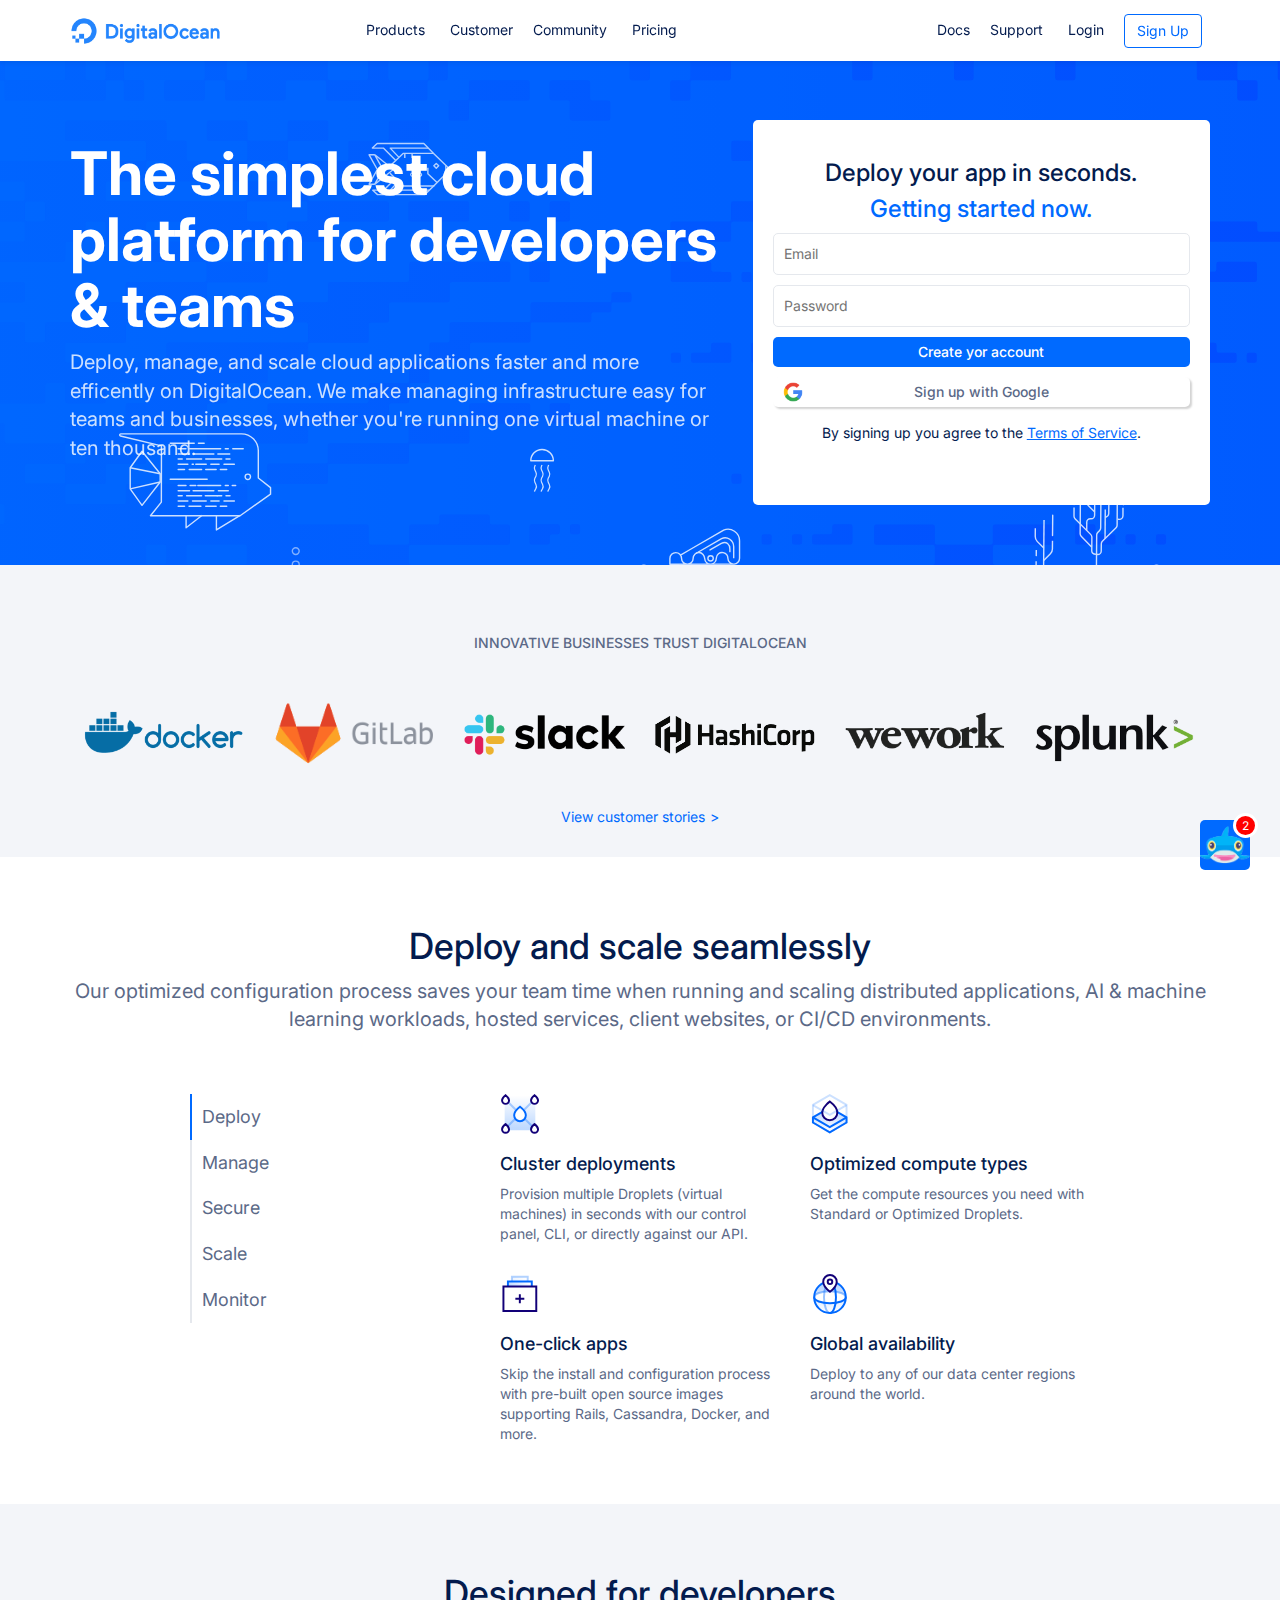
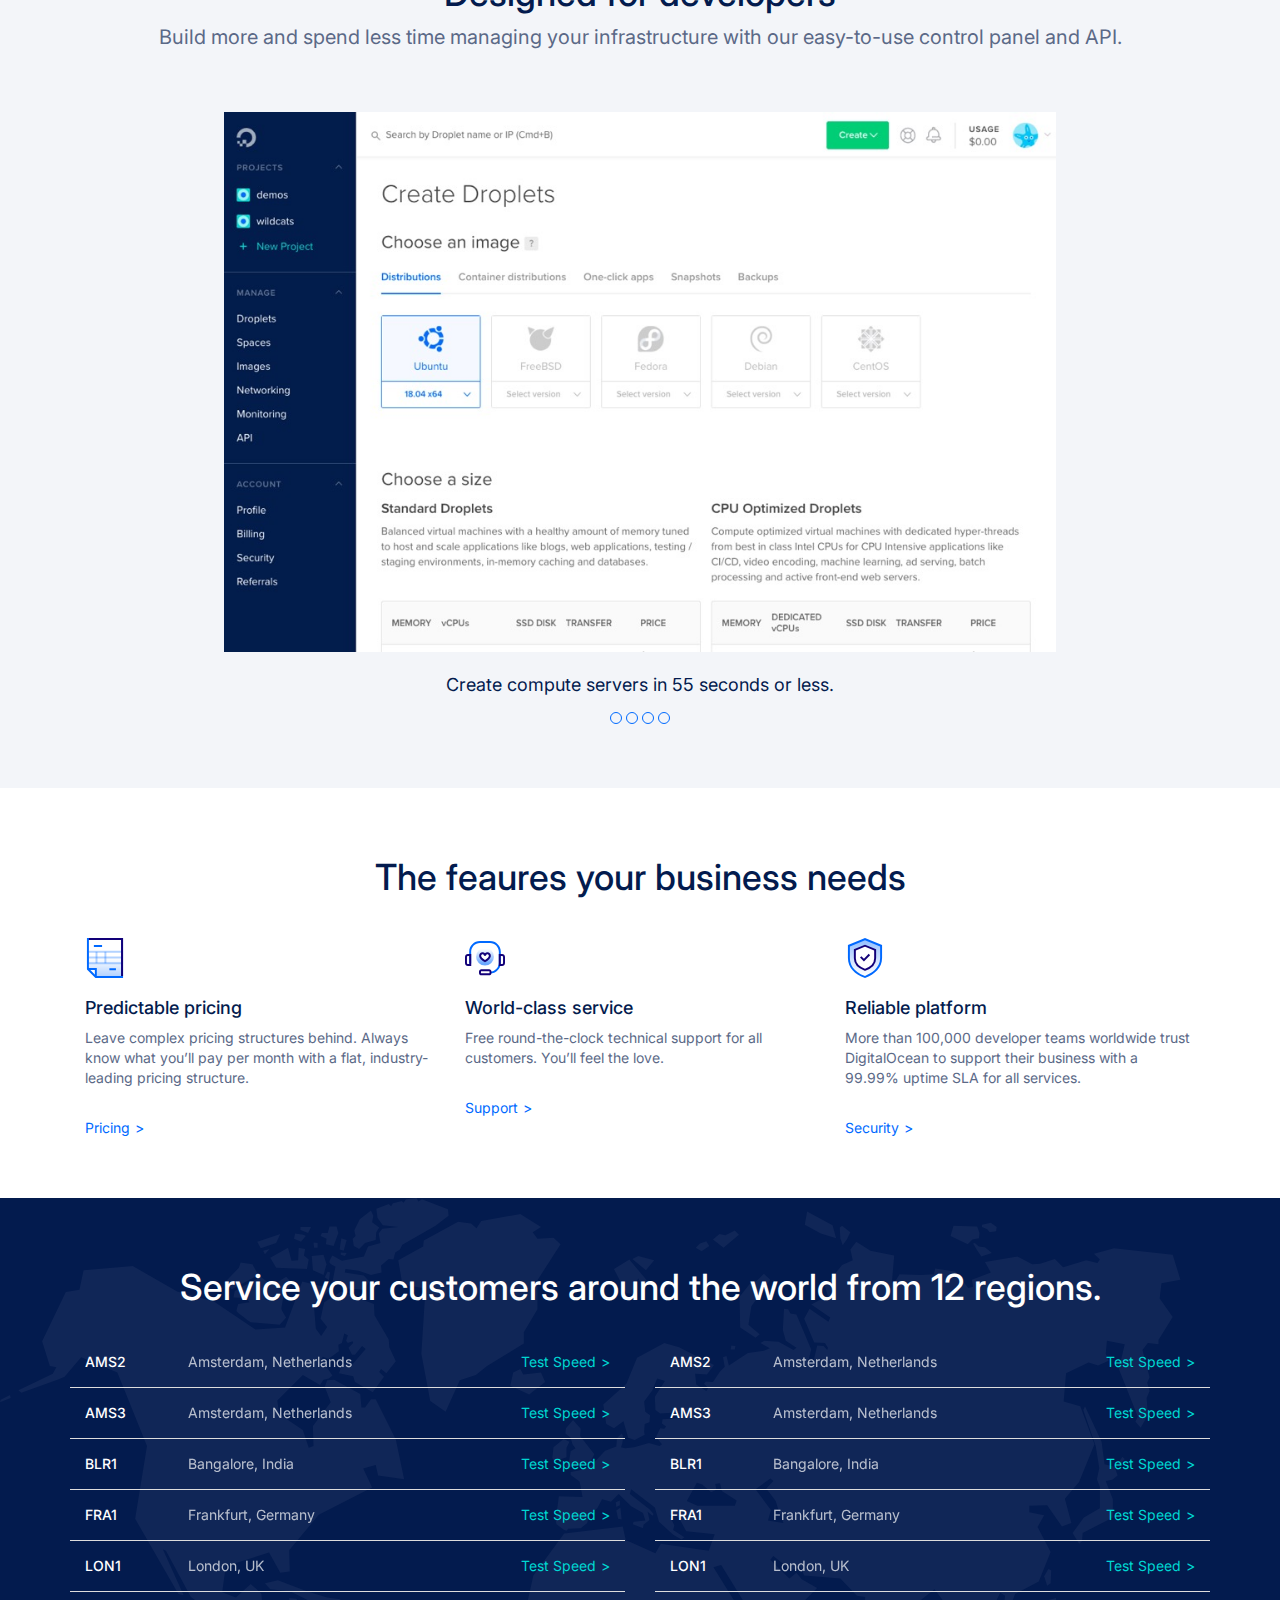
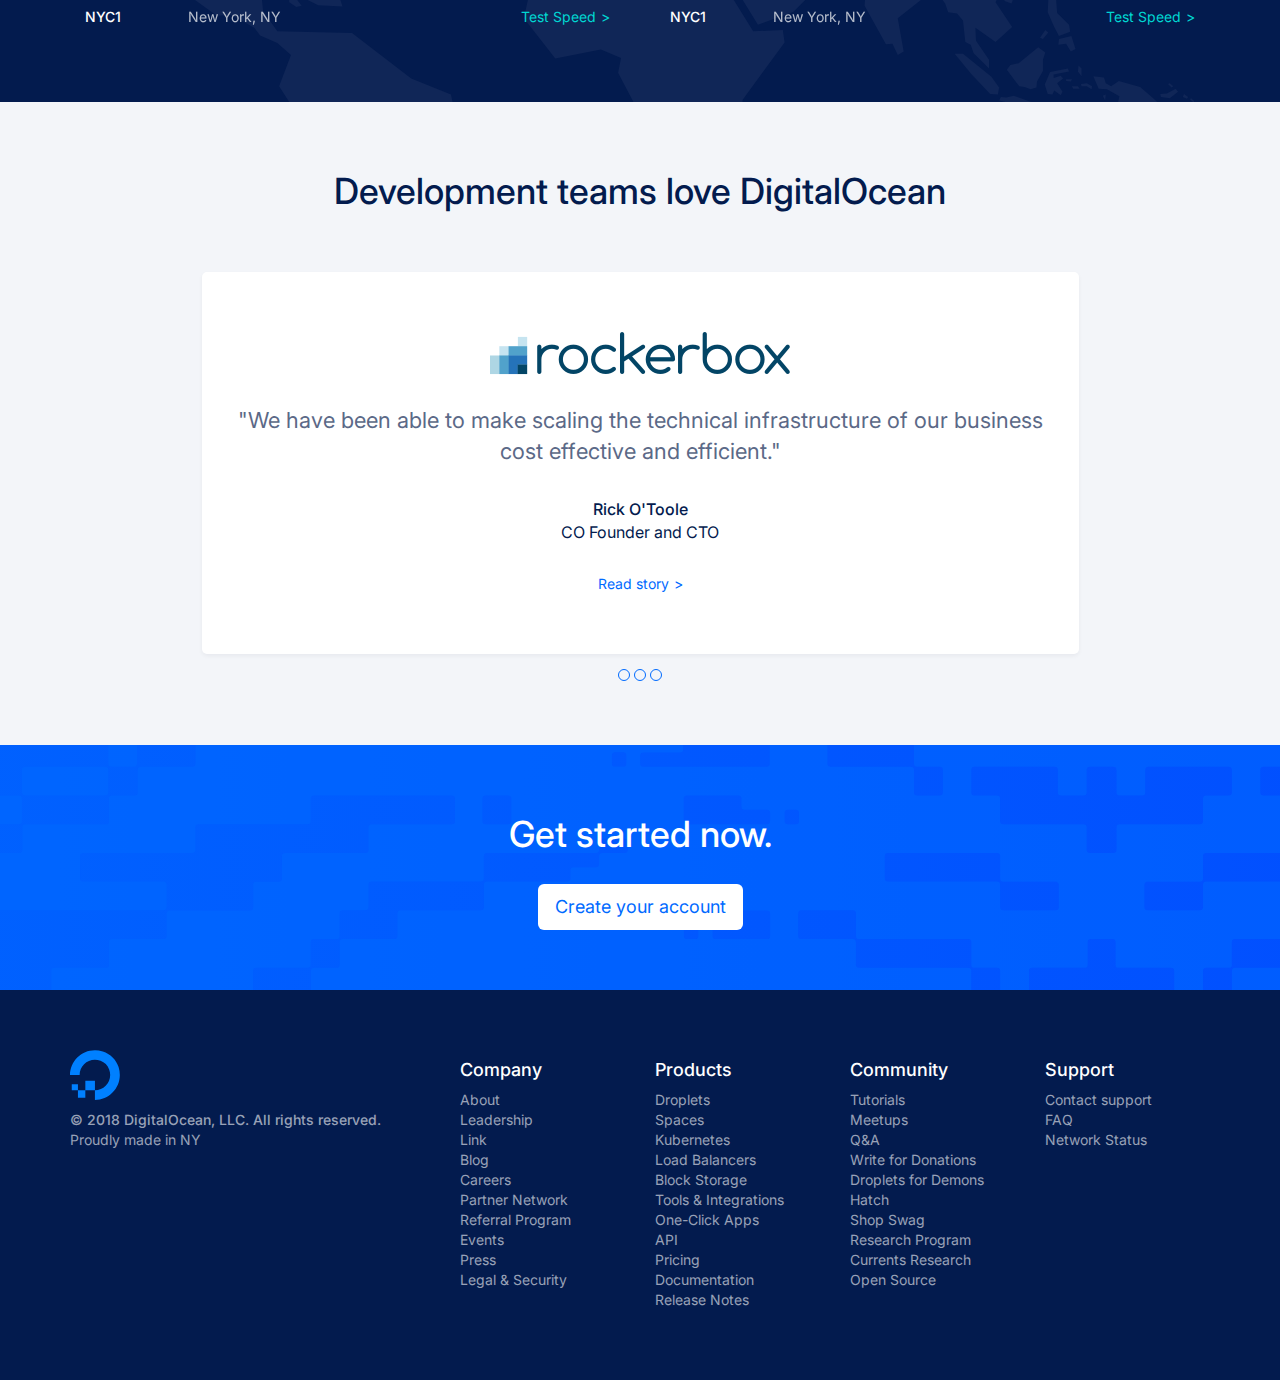
<file: index.html>
<!DOCTYPE html>
<html lang="en">
<head>
    <meta charset="UTF-8">
    <meta name="viewport" content="width=device-width, initial-scale=1.0">
    <title>DigitalOcean</title>
    <!-- google font -->
    <link rel="preconnect" href="https://fonts.gstatic.com">
    <link href="https://fonts.googleapis.com/css2?family=Inter:wght@300;400;500;700&display=swap" rel="stylesheet">
    <!-- /google font -->

    <!-- fontawesome -->
    <link rel="stylesheet" href="https://cdnjs.cloudflare.com/ajax/libs/font-awesome/5.15.2/css/all.min.css" integrity="sha512-HK5fgLBL+xu6dm/Ii3z4xhlSUyZgTT9tuc/hSrtw6uzJOvgRr2a9jyxxT1ely+B+xFAmJKVSTbpM/CuL7qxO8w==" crossorigin="anonymous" />
    <!-- /fontawesome -->

    <!-- bootstrap -->
    <link rel="stylesheet" href="https://maxcdn.bootstrapcdn.com/bootstrap/3.3.7/css/bootstrap.min.css" integrity="sha384-BVYiiSIFeK1dGmJRAkycuHAHRg32OmUcww7on3RYdg4Va+PmSTsz/K68vbdEjh4u" crossorigin="anonymous">
    <!-- /bootstrap -->

    <!-- style -->
    <link rel="stylesheet" href="css/style.css">
    <!-- /style -->
</head>
<body >
    <header>
        <div class="container">
            <div class="row">
                <!-- header logo -->
                <div class="col-xs-6 col-md-3">
                    <a href="#"><img id="header__logo" src="img/logo.png" alt="DigitalOcean Logo"></a>
                </div>
                <!-- /header logo -->
                <!-- header__nav--right -->
                <div class="col-xs-6 col-md-9 clearfix">
                    <div class="header__r--r">
                        <nav class="header__nav">
                            <ul class="list-inline">
                                <li><a href="#">Products<i class="fas fa-chevron-down"></i></a></li>
                                <li><a href="#">Customer</a></li>
                                <li><a href="#">Community<i class="fas fa-chevron-down"></i></a></li>
                                <li><a href="#">Pricing</a></li>
                            </ul>
                        </nav>
                    </div>
                    <!-- /header__nav--right--left -->
                    <!-- header__nav--right--right -->
                    <div class="header__r--l">
                        <nav class="header__nav">
                            <ul class="list-inline">
                                <li><a href="#">Docs</a></li>
                                <li><a href="#">Support<i class="fas fa-chevron-down"></i></a></li>
                                <li><a href="#">Login</a></li>
                                <li><a href="#" class="btn btn--bordered">Sign Up</a></li>
                            </ul>
                        </nav>
                        <button id="btn--menu" class="btn btn--bordered"><i class="fas fa-bars"></i></button>
                    </div>
                    <!-- /header__nav--right--right -->
                    
                </div>
            </div>
        </div>

    </header>

    <main>
        <section id="hero">
            <div class="container">
                <div class="row">
                    <div class="col-xs-12 col-sm-7">
                        <div class="hero__heading">
                            <h1>The simplest cloud platform for developers & teams</h1>
                            <p>Deploy, manage, and scale cloud applications faster and more efficently on DigitalOcean. We make managing infrastructure easy for teams and businesses, whether you're running one virtual machine or ten thousand.</p>
                        </div>
                    </div>
                    <div class="col-xs-12 col-sm-5">
                        <div class="login__box text-center">
                            <h3>Deploy your app in seconds.</h3>
                            <h3 class="color--secondary">Getting started now.</h3>
                            <form class="login__form">
                                <div class="form-group">
                                    <label for="email" class="sr-only">Insert your email</label>
                                    <input type="email" id="email" placeholder="Email" class="login__text">
                                </div>
                                <div class="form-group">
                                    <label for="password" class="sr-only">Insert your password</label>
                                    <input type="password" id="password" placeholder="Password" class="login__text">
                                </div>
                                <div class="form-group">
                                    <label for="create-account" class="sr-only">Create yor account</label>
                                    <input type="submit" id="create-account" value="Create yor account" class="login__btn btn--primary">
                                </div>
                                <div class="form-group">
                                    <label for="sso-google" class="sr-only">Sign up with Google</label>
                                    <input type="button" id="sso-google" value="Sign up with Google" class="login__btn">
                                </div>
                            </form>
                            <p><small>By signing up you agree to the <a href="">Terms of Service</a>.</small></p>
                        </div>

                    </div>
                </div>
            </div>

        </section>
        <section id="partners" class="bg--secondary">
            <div class="container">
                <div class="row">
                    <div class="col-xs-12 text-center">
                        <h5>innovative businesses trust DigitalOcean</h5>
                        <img class="partners__logo" src="img/partner/docker.svg" alt="Docker Partner Logo">
                        <img class="partners__logo" src="img/partner/gitlab.svg" alt="GitLab Partner Logo">
                        <img class="partners__logo" src="img/partner/slack.svg" alt="Slack Partner Logo">
                        <img class="partners__logo" src="img/partner/hashicorp.svg" alt="HashiCorp Partner Logo">
                        <img class="partners__logo" src="img/partner/wework.svg" alt="WeWork Partner Logo">
                        <img class="partners__logo" src="img/partner/splunk.svg" alt="Splunk Partner Logo">
                        <a class="link--arrow" href="#">View customer stories</a>
                    </div>
                </div>
            </div>

        </section>
        <section id="feat1">
            <div class="container">
                <div class="row">
                    <!-- feat1_heading -->
                    <div class="col-xs-12">
                        <h2>Deploy and scale seamlessly</h2>
                        <p>Our optimized configuration process saves your team time when running and scaling distributed applications, AI & machine learning workloads, hosted services, client websites, or CI/CD environments.</p>
                    </div>
                    <!-- /feat1_heading -->
                    <div class="col-xs-12">
                        <!-- container__small -->
                        <div class="container__small">
                            <div class="row">
                                <!-- feat__list -->
                                <div class="col-xs-12 col-sm-4">
                                    <div class="feat__nav mg__b--30">
                                        <button class="feat__nav__btn active">Deploy</button>
                                        <button class="feat__nav__btn">Manage</button>
                                        <button class="feat__nav__btn">Secure</button>
                                        <button class="feat__nav__btn">Scale</button>
                                        <button class="feat__nav__btn">Monitor</button>
                                    </div>
                                </div>
                                <!-- /feat__list -->
                                <!-- feat__icons -->
                                <div class="col-xs-12 col-sm-8">
                                    <div class="row">
                                        <div class="col-xs-12 col-sm-6 feat__items">
                                            <img src="img/icons/cluster-deploy.svg" alt="cluster-deploy feature">
                                            <h4>Cluster deployments</h4>
                                            <p>Provision multiple Droplets (virtual machines) in seconds with our control panel, CLI, or directly against our API.</p>
                                        </div>
                                        <div class="col-xs-12 col-sm-6 feat__items">
                                            <img src="img/icons/optimized-compute.svg" alt="optimized-compute feature">
                                            <h4>Optimized compute types</h4>
                                            <p>Get the compute resources you need with Standard or Optimized Droplets.</p>
                                        </div>
                                    </div>
                                    <div class="row">
                                        <div class="col-xs-12 col-sm-6 feat__items">
                                            <img src="img/icons/one-click.svg" alt="one-click feature">
                                            <h4>One-click apps</h4>
                                            <p>Skip the install and configuration process with pre-built open source images supporting Rails, Cassandra, Docker, and more.</p>
                                        </div>
                                        <div class="col-xs-12 col-sm-6 feat__items">
                                            <img src="img/icons/global.svg" alt="globe feature">
                                            <h4>Global availability</h4>
                                            <p>Deploy to any of our data center regions around the world.</p>
                                        </div>
                                       
                                    </div>
                                </div>
                                <!-- /feat__icons -->
                            </div>
                        </div>
                        <!-- /container__small -->
                    </div>
                </div>
            </div>
        </section>
        <section id="preview" class="bg--secondary">
            <div class="container">
                <div class="row">
                    <div class="col-xs-12">
                        <h2>Designed for developers</h2>
                        <p>Build more and spend less time managing your infrastructure with our easy-to-use control panel and API.</p>
                    </div>
                </div>
                <div class="row carousel text-center">
                    <div class="col-xs-offset-1 col-xs-10">
                        <button class="carousel__arrow"><i class="fas fa-chevron-left"></i></button>
                        <div class="carousel__wrapper">
                            <img src="img/screenshot-create-droplet-12336b41.jpg" alt="">
                            <p class="carousel__img__desc">Create compute servers in 55 seconds or less.</p>
                        </div>
                        <button class="carousel__arrow"><i class="fas fa-chevron-right"></i></button>
                    </div>
                    <div class="col-xs-12">
                        <button class="carousel__bullet btn--bordered"></button>
                        <button class="carousel__bullet btn--bordered"></button>
                        <button class="carousel__bullet btn--bordered"></button>
                        <button class="carousel__bullet btn--bordered"></button>
                    </div>
                </div>
            </div>

        </section>
        <section id="feat2">
            <div class="container">
                <div class="row">
                    <div class="col-xs-12">
                        <h2>The feaures your business needs</h2>
                        <div class="col-xs-12 col-sm-4 feat__items">
                            <img src="img/icons/pred-pricing.svg" alt="predictable pricing feature">
                            <h4>Predictable pricing</h4>
                            <p>Leave complex pricing structures behind. Always know what you’ll pay per month with a flat, industry-leading pricing structure.</p>
                            <a class="link--arrow" href="#">Pricing</a>
                        </div>
                        <div class="col-xs-12 col-sm-4 feat__items">
                            <img src="img/icons/world-class.svg" alt="world class feature">
                            <h4>World-class service</h4>
                            <p>Free round-the-clock technical support for all customers. You’ll feel the love.</p>
                            <a class="link--arrow" href="#">Support</a>
                        </div>
                        <div class="col-xs-12 col-sm-4 feat__items">
                            <img src="img/icons/reliable-platform.svg" alt="reliable-platform feature">
                            <h4>Reliable platform</h4>
                            <p>More than 100,000 developer teams worldwide trust DigitalOcean to support their business with a 99.99% uptime SLA for all services.</p>
                            <a class="link--arrow" href="#">Security</a>
                        </div>
                        
                    </div>
                </div>
            </div>

        </section>
        <section id="where" class="bg--primary">
            <div class="container">
                <div class="row">
                    <div class="col-xs-12">
                        <h2 class="mg__b--30">Service your customers around the world from 12 regions.</h2>
                    </div>
                    <div class="col-xs-12 col-sm-offset-1 col-sm-10 col-md-offset-0 col-md-6">
                        <table class="table table--left">
                            <tr>
                                <td>AMS2</td>
                                <td>Amsterdam, Netherlands</td>
                                <td><a href="#" class="link--arrow">Test Speed</a></td>
                            </tr>
                            <tr>
                                <td>AMS3</td>
                                <td>Amsterdam, Netherlands</td>
                                <td><a href="#" class="link--arrow">Test Speed</a></td>
                            </tr>
                            <tr>
                                <td>BLR1</td>
                                <td>Bangalore, India</td>
                                <td><a href="#" class="link--arrow">Test Speed</a></td>
                            </tr>
                            <tr>
                                <td>FRA1</td>
                                <td>Frankfurt, Germany</td>
                                <td><a href="#" class="link--arrow">Test Speed</a></td>
                            </tr>
                            <tr>
                                <td>LON1</td>
                                <td>London, UK</td>
                                <td><a href="#" class="link--arrow">Test Speed</a></td>
                            </tr>
                            <tr>
                                <td>NYC1</td>
                                <td>New York, NY</td>
                                <td><a href="#" class="link--arrow">Test Speed</a></td>
                            </tr>
                        </table>
                    </div>
                    <div class="col-xs-12 col-sm-offset-1 col-sm-10 col-md-offset-0 col-md-6">
                        <table class="table">
                            <tr>
                                <td>AMS2</td>
                                <td>Amsterdam, Netherlands</td>
                                <td><a href="#" class="link--arrow">Test Speed</a></td>
                            </tr>
                            <tr>
                                <td>AMS3</td>
                                <td>Amsterdam, Netherlands</td>
                                <td><a href="#" class="link--arrow">Test Speed</a></td>
                            </tr>
                            <tr>
                                <td>BLR1</td>
                                <td>Bangalore, India</td>
                                <td><a href="#" class="link--arrow">Test Speed</a></td>
                            </tr>
                            <tr>
                                <td>FRA1</td>
                                <td>Frankfurt, Germany</td>
                                <td><a href="#" class="link--arrow">Test Speed</a></td>
                            </tr>
                            <tr>
                                <td>LON1</td>
                                <td>London, UK</td>
                                <td><a href="#" class="link--arrow">Test Speed</a></td>
                            </tr>
                            <tr>
                                <td>NYC1</td>
                                <td>New York, NY</td>
                                <td><a href="#" class="link--arrow">Test Speed</a></td>
                            </tr>
                        </table>
                    </div>   
                </div>
            </div>

        </section> 
        <section id="reviews" class="bg--secondary">
            <div class="container">
                <div class="row">
                    <div class="col-xs-12">
                        <h2 class="mg__b--60">Development teams love DigitalOcean</h2>
                    </div>
                </div>
                <div class="row carousel text-center">
                    <div class="col-xs-offset-1 col-xs-10">
                        <button class="carousel__arrow"><i class="fas fa-chevron-left"></i></button>
                        <div class="carousel__wrapper carousel__wrapper--text">
                            <img src="img/review/rockerbox.png" alt="rockerbox logo - reviewers">
                            <p class="reviews__cit">"We have been able to make scaling the technical infrastructure of our business cost effective and efficient."</p>
                            <p class="reviews__author reviews__author--name">Rick O'Toole</p>
                            <p class="reviews__author reviews__author--role">CO Founder and CTO</p>
                            <a href="#" class="link--arrow">Read story</a>
                        </div>
                        <button class="carousel__arrow"><i class="fas fa-chevron-right"></i></button>
                    </div>
                    <div class="col-xs-12">
                        <button class="carousel__bullet btn--bordered"></button>
                        <button class="carousel__bullet btn--bordered"></button>
                        <button class="carousel__bullet btn--bordered"></button>
                    </div>
                </div>
            </div>
            

        </section> 
        <section id="get-started">  
            <div class="container">
                <div class="row">
                    <div class="col-xs-12 text-center">
                        <h2 class="txt--white mg__b--30">Get started now.</h2>
                        <button class="btn btn-lg btn--secondary">Create your account</button>
                    </div>
                </div>
            </div>
        
        </section> 
    </main>
    <footer class="bg--primary">
        <div class="container">
            <div class="row">
             <!-- footer left --> 
            <div class="col-xs-12 col-md-4">
                <div class="footer__left">
                    <img src="img/logo-small.svg" alt="DigitalOcean logo small">
                    <p><strong>© 2018 DigitalOcean, LLC. All rights reserved.</strong><br>Proudly made in NY</p>
                    <ul class="social-list list-inline">
                        <li><a href="#"><i class="fab fa-twitter"></i></a></li>
                        <li><a href="#"><i class="fab fa-facebook-square"></i></a></li>
                        <li><a href="#"><i class="fab fa-instagram"></i></a></li>
                        <li><a href="#"><i class="fab fa-youtube"></i></a></li>
                        <li><a href="#"><i class="fab fa-linkedin"></i></a></li>

                    </ul>
                </div>
            </div>
            <!-- footer left -->
            <!-- footer right -->
            <div class="col-xs-12 col-md-8">
                <div class="footer__right">
                    <div class="row">
                        <div class="col-xs-12 col-sm-6 col-md-3">
                            <h4>Company</h4>
                            <ul>
                                <li><a href="">About</a></li>
                                <li><a href="">Leadership</a></li>
                                <li><a href="">Link</a></li>
                                <li><a href="">Blog</a></li>
                                <li><a href="">Careers</a></li>
                                <li><a href="">Partner Network</a></li>
                                <li><a href="">Referral Program</a></li>
                                <li><a href="">Events</a></li>
                                <li><a href="">Press</a></li>
                                <li><a href="">Legal & Security</a></li>  
                            </ul>
                        </div>
                        <div class="col-xs-12 col-sm-6 col-md-3">
                            <h4>Products</h4>
                            <ul>
                                <li><a href="">Droplets</a></li>
                                <li><a href="">Spaces</a></li>
                                <li><a href="">Kubernetes</a></li>
                                <li><a href="">Load Balancers</a></li>
                                <li><a href="">Block Storage</a></li>
                                <li><a href="">Tools & Integrations</a></li>
                                <li><a href="">One-Click Apps</a></li>
                                <li><a href="">API</a></li>
                                <li><a href="">Pricing</a></li>
                                <li><a href="">Documentation</a></li>  
                                <li><a href="">Release Notes</a></li>  
                            </ul>
                        </div> 
                        <div class="col-xs-12 col-sm-6 col-md-3">
                            <h4>Community</h4>
                            <ul>
                                <li><a href="">Tutorials</a></li>
                                <li><a href="">Meetups</a></li>
                                <li><a href="">Q&A</a></li>
                                <li><a href="">Write for Donations</a></li>
                                <li><a href="">Droplets for Demons</a></li>
                                <li><a href="">Hatch</a></li>
                                <li><a href="">Shop Swag</a></li>
                                <li><a href="">Research Program</a></li>
                                <li><a href="">Currents Research</a></li>
                                <li><a href="">Open Source</a></li>  
                            </ul>
                        </div> 
                        <div class="col-xs-12 col-sm-6 col-md-3">
                            <h4>Support</h4>
                            <ul>
                                <li><a href="">Contact support</a></li>
                                <li><a href="">FAQ</a></li>
                                <li><a href="">Network Status</a></li>
                            </ul>
                        </div> 
                    </div> 
                </div>
               
                   
            </div>
            <!-- footer right -->
        </div>
    </footer>

    <div class="bot">
        <div class="bot__text">
            <p>Can I help answer any questions you have about DigitalOcean?</p>
            <div class="arrow-right"></div>
        </div>

        <div class="bot__avatar">
            <div class="bot__notifications">
                <p class="txt--white">2</p>
            </div>
        </div>
       
       



    </div>


</body>
</html>
</file>
<file: css/style.css>
body {
    font-family: 'Inter', sans-serif;    padding-top: 60px;
}

.debug * {
    background-color: rgba(255, 0, 0, 0.1);
}

/* mix */
.list-inline {
    margin-bottom: 0;
}
.color--secondary {
    color: #006aff;
}

.bg--primary {
    background-color: #031b4e;
    color: #fff;
}
.bg--secondary {
    background-color: #f3f5f9;
}

.container__small {
    max-width: 900px;
    margin: 0 auto;
}

ul {
    list-style: none;
}
/* /mix */

/* helper class */
.mg__b--30 {
    margin-bottom: 30px;
}
.mg__b--60 {
    margin-bottom: 60px;
}
/* /helper class */


/* typo */
h1 {
    color: #fff;
    font-size: 40px;
    font-weight: 700;
}
h2, h3, h4 {
    color: #031b4e;
    margin: 10px 0;
}
h2 {
    text-align: center;
    font-weight: 500;
    font-size: 36px;
}
.bg--primary h2 {
    color: #fff;
}
h3, h4 {
    font-weight: 500;
}
h4 {

}
h5 {
    color: #5b6987;
    text-transform: uppercase;
    font-weight: 500;
    font-size: 14px;
    text-align: center;
}
p {
    font-size: 20px;
    color: #5b6987;
    font-weight: 400;
    margin-bottom: 30px;
}

p > small {
    color: #031b4e;
    font-size: 14px;
}

h2 + p {
    margin-bottom: 60px;
    text-align: center;
}

.txt--white {
    color: #fff;
}
/* /typo */

/* buttons */
.btn--bordered, .header__nav .btn--bordered {
    background-color: #fff;
    border: 1px solid #006aff;
    color: #006aff;
}
.btn { 
    background-color: #fff;
}
.btn--bordered:hover, 
.header__nav .btn--bordered:hover,
.btn--primary {
    background-color: #006aff;
    color: #fff;
}

button:focus {
    outline: none;
}

.btn--secondary, .btn--secondary:hover {
    color: #006aff;
}
.btn--secondary:hover {
    background-color: rgba(225,225,225,0.9);
}
/* buttons */


/* header */
header {
    line-height: 60px;
    position: fixed;
    top: 0;
    right: 0;
    left: 0;
    background-color: #fff;
    box-shadow: 0px 2px 4px rgba(3, 27, 78, 0.1);
    z-index: 999;
}

#header__logo {
    max-height: 28px;
}

.header__r--r {
    float: left;
}
.header__r--l {
    float: right;
}

.header__nav {
    display: none;
}
.header__nav li {
    margin: 0 3px;
}

.header__nav a {
    color: #031b4e;
}
.header__nav a:hover {
    color: #006aff;
    text-decoration: none;
}

.header__nav a i {
    padding-left: 5px;
    font-size: 10px;
}

#btn--menu {
    border: none;
}

/* header responsive */
/* ---- from medium devices / desktops ----  */
@media screen and (min-width:992px) {
    .header__nav {
        display: block;
    }

    #btn--menu {
        display: none;
    } 
}
/* /---- from medium devices / desktops ----  */
/* /header responsive */
/* header */

/* main */
section, footer {
    padding: 60px 0;
}

section a, section a:hover {
    color: #006aff;

}

section a:hover {
    text-decoration: none;
    border-bottom: 1px solid #006aff;
}

a.link--arrow:after {
    content: ">";
    padding-left: 5px;
}


/* hero */
#hero {
    background-image: url("../img/bg-hero.svg");
    width: 100%;
    background-size: cover;
    background-repeat: no-repeat;
    background-position: 65%;
}

/* hero__heading */
.hero__heading p {
    color: #fff;
    opacity: .8;
}
/* /hero__heading */

/* login form */
.login__box {
    background-color: #fff;
    border-radius: 5px;
    padding: 30px 20px;
}

.login__box h3 span {
    color: #006aff;
    padding-top: 20px;
}

.login__form .form-group {
    margin-bottom: 10px;
}

.login__form input {
    width: 100%;
    border-radius: 5px;
}
.login__text {
    border: 1px solid #e5e8ed;
    padding: 10px;
}
.login__btn {
    padding: 5px 10px;
    border: none;
    font-weight: 500;
}

#sso-google {
    box-shadow: 2px 2px 2px #d3d3d3;
    background-color: #fff;
    color: #5b6987;
    background-image: url("../img/google-icon.png");
    background-size: 20px;
    background-repeat: no-repeat;
    background-position: 10px;
}
.login__box p {
    color: #031b4e;
}
.login__box a {
    text-decoration: underline;
}
/* login form */

/* hero responsive */
/* ---- from small devices / tablets ----  */
@media screen and (min-width:768px) {
    #hero {
        background-position: 67%;
    }
}
/* /---- from small devices / tablets ----  */

/* ---- from medium devices / desktops ----  */
@media screen and (min-width:992px) {
    h1 {
        font-size: 60px;
    }

    #hero {
        background-position: center;
    }
}
/* /---- from medium devices / desktops ----  */
/* /hero responsive */
/* /hero */

/* partners */
#partners {
    padding-bottom: 30px;
}

.partners__logo {
    margin: 10px;
}

/* partners responsive */
/* ---- from extra-small devices / smartphone ----  */
@media screen and (max-width:768px) {
    .partners__logo {
        width: calc((100% / 2) - 24px);
    }
}
/* /---- from extra-small devices / smartphone ----  */

/* ---- from small devices / tablets ----  */
@media screen and (min-width:768px) {
    .partners__logo {
        width: calc((100% / 3) - 24px);
    }
}
/* /---- from small devices / tablets ----  */

/* ---- from medium devices / desktops ----  */
@media screen and (min-width:992px) {
    .partners__logo {
        width: calc((100% / 6) - 24px);
    }
}
/* /---- from medium devices / desktops ----  */
/* /partners responsive */
/* /partners */

/* feat1 */
#feat1 {
    padding-bottom: 30px;
}
.feat__nav__btn  {
   display: block;
   border: none;
   border-left: 2px solid #e5e8ed;
   color: #5b6987;
   padding: 10px 10px;
   font-size: 18px;
   background-color: #fff;
}

.feat__nav__btn:focus {
    outline: none;
}
.feat__nav__btn:hover, 
.feat__nav__btn:active,
.feat__nav__btn.active {
    border-color: #006aff;
    border-width: 2px;
}

.feat__items img {
    height: 40px;
    margin-bottom: 10px;
}
.feat__items p {
    font-size: 14px;
}
/* /feat1 */

/* preview */
.carousel__wrapper {
    display: inline-block;
    vertical-align: middle;
}
.carousel__arrow:hover {
    opacity: 1;
}

.carousel__wrapper {
    width: 100%;
}
.carousel__wrapper img {
    max-height: 540px;
    max-width: 100%;
    margin-bottom: 20px;
}
.carousel__img__desc {
    color: #031b4e;
    font-size: 16px;
    margin-bottom: 0;
}


.carousel__arrow {
    display: none;
    width: 30px;
    padding: 0;
    font-size: 30px;
    border: none;
    color: #031b4e;
    background-color: transparent;
    opacity: .6;
}

.carousel__bullet {
    width: 12px;
    height: 12px;
    border-radius: 50%;
    padding: 0;
    background-color: transparent;
    margin-top: 15px;
}

/* preview responsive */
/* ---- from small devices / tablets ----  */
@media screen and (min-width:768px) {
    .carousel__arrow {
        display: inline-block;
    }

    .carousel__wrapper {
        padding: 0 20px;
        width: calc(100% - 68px);
    }
    .carousel__img__desc {
        font-size: 18px;
    }
}
/* /---- from small devices / tablets ----  */
/* /preview responsive */
/* /preview */

/* feat2 */
#feat2 .feat__items {
    margin-top: 30px;
}
/* /feat2 */

/* where */
#where {
    background-image: url("../img/bg-map.svg");
    background-size: cover;
    background-repeat: no-repeat;
}

.table {
    margin-bottom: 0;
}
.table>tbody>tr>td {
    padding: 15px;
}
#where table tr:first-child > td {
    border: none;
}
#where table tr td:first-child {
    font-weight: 500;
}
#where table tr td:nth-child(2n) {
    opacity: .7;
    font-weight: 400;
}
#where table tr td:last-child {
    text-align: right;
}

#where .link--arrow {
    color: #00d7d2;
}
#where .link--arrow:hover {
    border: none;
    color: #006aff;
}

#where .table.table--left tr:last-child td {
    border-bottom: 1px solid #ddd;
}

/* where responsive */
/* ---- from medium devices / desktops ----  */
@media screen and (min-width:992px) {
    #where .table.table--left tr:last-child td {
        border-bottom: none;
    }
}
/* /---- from medium devices / desktops ----  */
/* /where responsive */
/* /where */

/* reviews */
.carousel__wrapper--text {
    background-color: #fff;
    padding: 60px 30px;
    text-align: center;
    border-radius: 5px;
    box-shadow: 0px 2px 4px rgb(1 14 40 / 5%);
}

#reviews .reviews__cit {
    margin-top: 10px;
    font-size: 22px;
}

#reviews .reviews__author {
    color: #031b4e;
    font-size: 16px;
}

#reviews .reviews__author--name {
    margin-bottom: 0;
    font-weight: 500;
}
/* /reviews */

/* get-strated */


/* /get-strated */
#get-started {
    background-image: url("../img/bg-hero.svg");
    background-size: 300%;
    background-position: center;
}
/* get-started responsive */
/* ---- from medium devices / desktops ----  */
@media screen and (min-width:992px) {
    #get-started {
        background-size: 200%;
    }
}
/* /---- from medium devices / desktops ----  */
/* /get-started responsive */
/* /main */

/* footer */
footer p, 
footer a, 
.social-list li a {
    color: rgba(255, 255, 255, .6);
}

.footer__left img {
    margin-bottom: 10px;
}
.footer__left p {
    margin-bottom: 10px;
    font-size: 14px;
}
strong {
    font-weight: 500;
}

.social-list li a{
    font-size: 20px;
}

footer a:hover {
    color: #006aff;
    text-decoration: none;
}

.footer__right h4 {
    color: #fff;
}

.footer__right ul {
    padding-left: 0;
}
/* /footer */

/* bot */
.bot {
    position: fixed;
    bottom: 30px;
    right: 30px;
}

.bot > div {
    border-radius: 5px;
    vertical-align: bottom;
}

.bot__text {
    background-color: #fff;
    padding: 10px;
    max-width: 250px;
    position: relative;
    margin-right: 15px;
    display: none;
}
.bot__text p {
    margin: 0;
    font-size: 14px;
    color: #031b4e;
}

.bot__avatar {
    display: inline-block;
    height: 50px;
    width: 50px;
    background-color: #006aff;
    background-image: url("../img/Sammy_Shark.png");
    background-size: contain;
    background-repeat: no-repeat;
    background-position: center;
    position: relative;
}
.bot__notifications {
    position: absolute;
    left: 65%;
    bottom: 65%;
    background-color: red;
    height: 25px;
    width: 25px;
    border-radius: 50%;
    border: 3px solid #fff;
}
.bot__notifications p {
    font-size: 12px;
    line-height: 19px;
    text-align: center;
}

.arrow-right {
    width: 0; 
    height: 0; 
    border-top: 8px solid transparent;
    border-bottom: 8px solid transparent;
    border-left: 8px solid #fff;
    position: absolute;
    left: 100%;
    bottom: 10px;
}

.bot:hover .bot__text {
    display: inline-block;
}



/* /bot */
</file>
